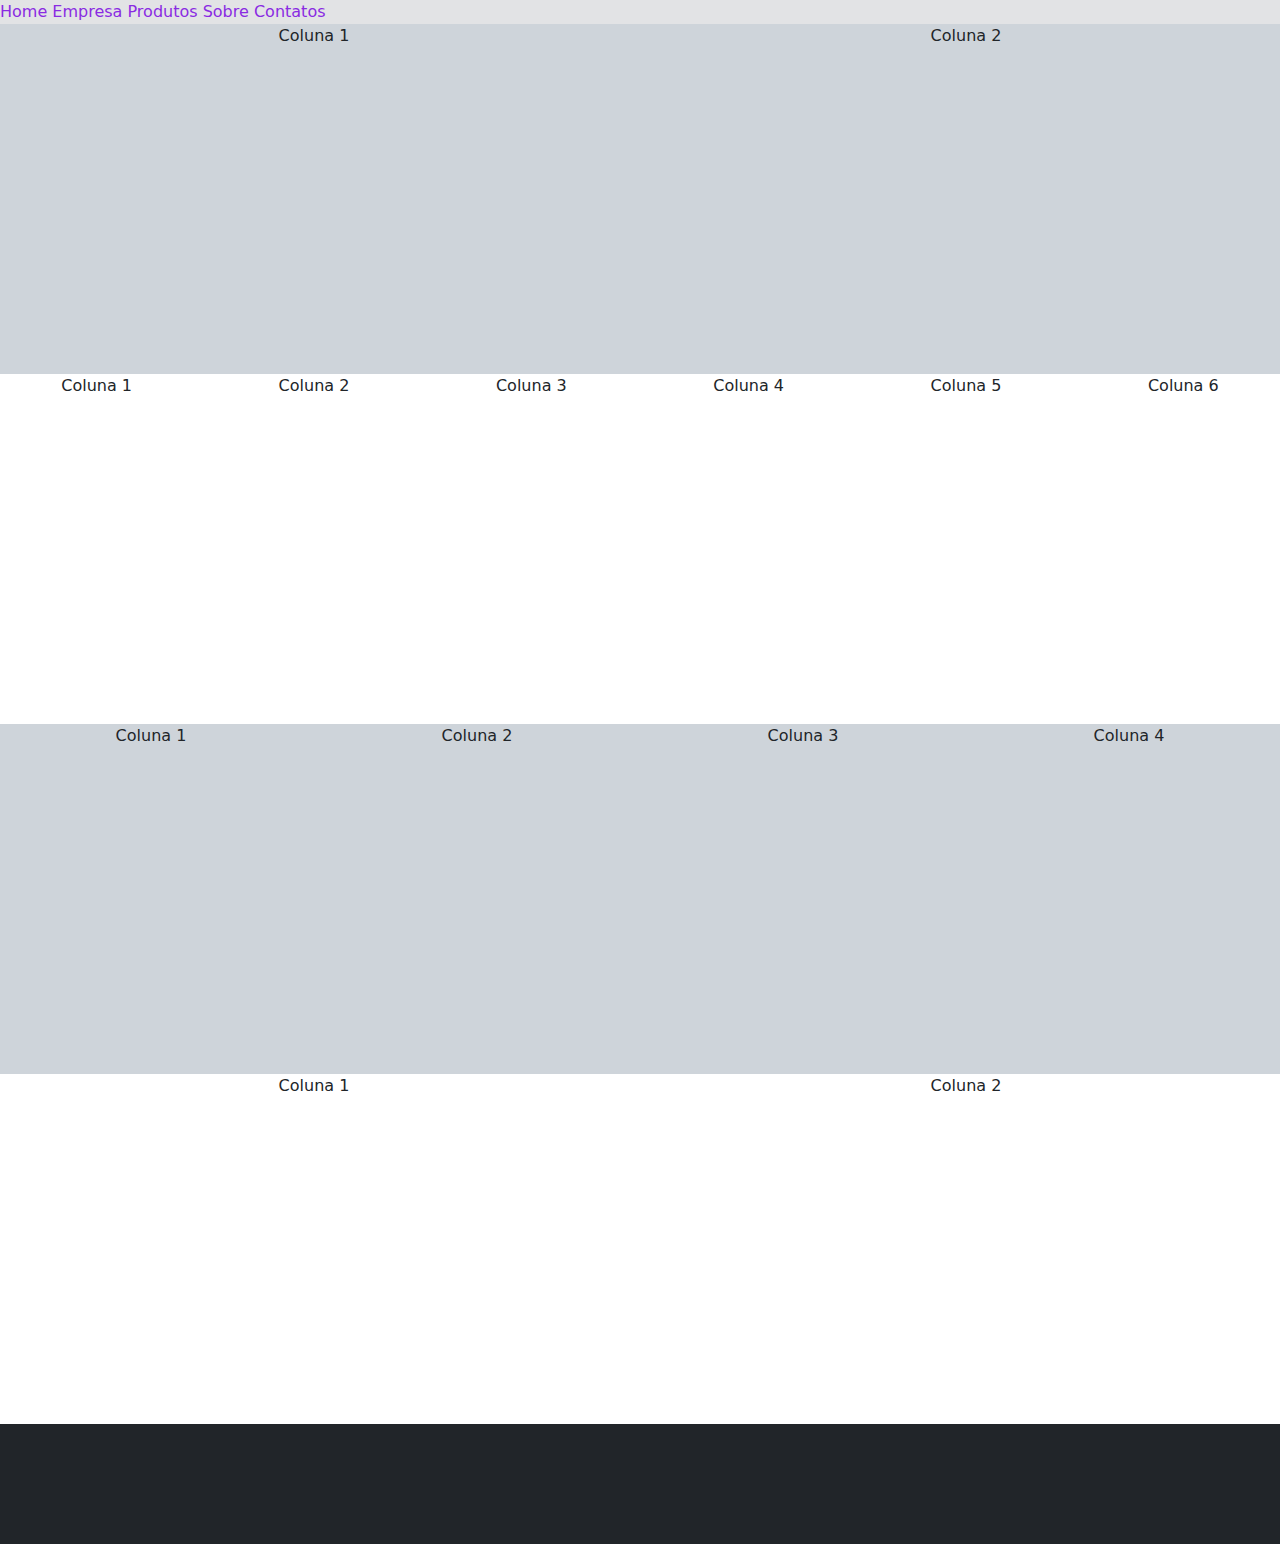
<file: index.html>
<!DOCTYPE html>
<html lang="pt-br">
<head>
    <meta charset="UTF-8">
    <meta name="viewport" content="width=device-width, initial-scale=1.0">
    <title>Aula 03 - BootStrap</title>
    <link href="https://cdn.jsdelivr.net/npm/bootstrap@5.3.3/dist/css/bootstrap.min.css" rel="stylesheet">
    <link rel="stylesheet" href="Aula 3/style.css">
</head>
<body>
    <div class="container-fluid p-0">
        <nav class="menu-sup bg-secondary-subtle">
            <a href="#">Home</a>
            <a href="#">Empresa</a>
            <a href="#">Produtos</a>
            <a href="#">Sobre</a>
            <a href="#">Contatos</a>
        </nav>
        
        <section id="empresa" class="bg-dark-subtle">
            <div class="row">
                <div class="col-sm-6 text-center">Coluna 1</div>
                <div class="col-sm-6 text-center">Coluna 2</div>
            </div>
        </section>

        <section id="produtos">
            <div class="row">
                <div class="col-sm-2 text-center">Coluna 1</div>
                <div class="col-sm-2 text-center">Coluna 2</div>
                <div class="col-sm-2 text-center">Coluna 3</div>
                <div class="col-sm-2 text-center">Coluna 4</div>
                <div class="col-sm-2 text-center">Coluna 5</div>
                <div class="col-sm-2 text-center">Coluna 6</div>
            </div>
        </section>
        
        <section id="sobre" class="bg-dark-subtle">
            <div class="row">
                <div class="col-sm-3 text-center">Coluna 1</div>
                <div class="col-sm-3 text-center">Coluna 2</div>
                <div class="col-sm-3 text-center">Coluna 3</div>
                <div class="col-sm-3 text-center">Coluna 4</div>
            </div>
        </section>
        
        <section id="contatos">
            <div class="row">
                <div class="col-sm-6 text-center">Coluna 1</div>
                <div class="col-sm-6 text-center">Coluna 2</div>
            </div>
        </section>
        
        <footer class="bg-dark p-5 text-center">Aula 3 - Bootstrap - UniRitter</footer>

    </div>
</body>
</html>
</file>
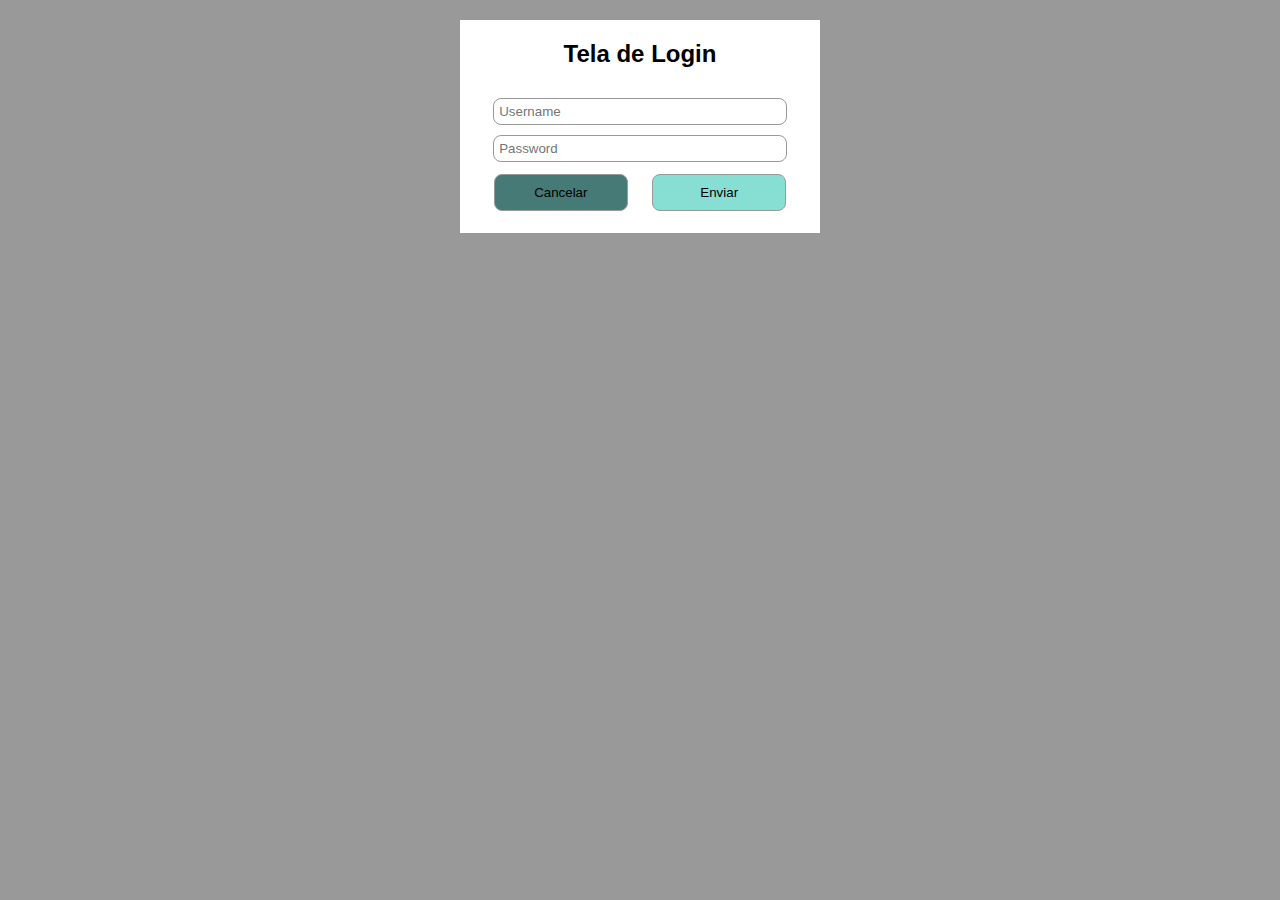
<file: Aula 1/index.html>
<!DOCTYPE html>
<html lang="pt-br">
<head>
    <meta charset="UTF-8">
    <meta name="viewport" content="width=device-width, initial-scale=1.0">
    <title>Aulas de Usabilidade</title>
    <link rel="stylesheet" href="estilo.css">
</head>
<body>
    <div class="container">
        <div class="top">Tela de Login</div>
        <form action="">
            <div class="content">
                <input type="text" name="username" id="username" placeholder="Username">
                <input type="password" name="password" id="password" placeholder="Password">
            </div>
            <div class="buttons">

                <input type="reset" class="button reset" value="Cancelar">
                <input type="submit" class="button submit" value="Enviar">

            </div> 
        </form>
    </div>
</body>
</html>
</file>
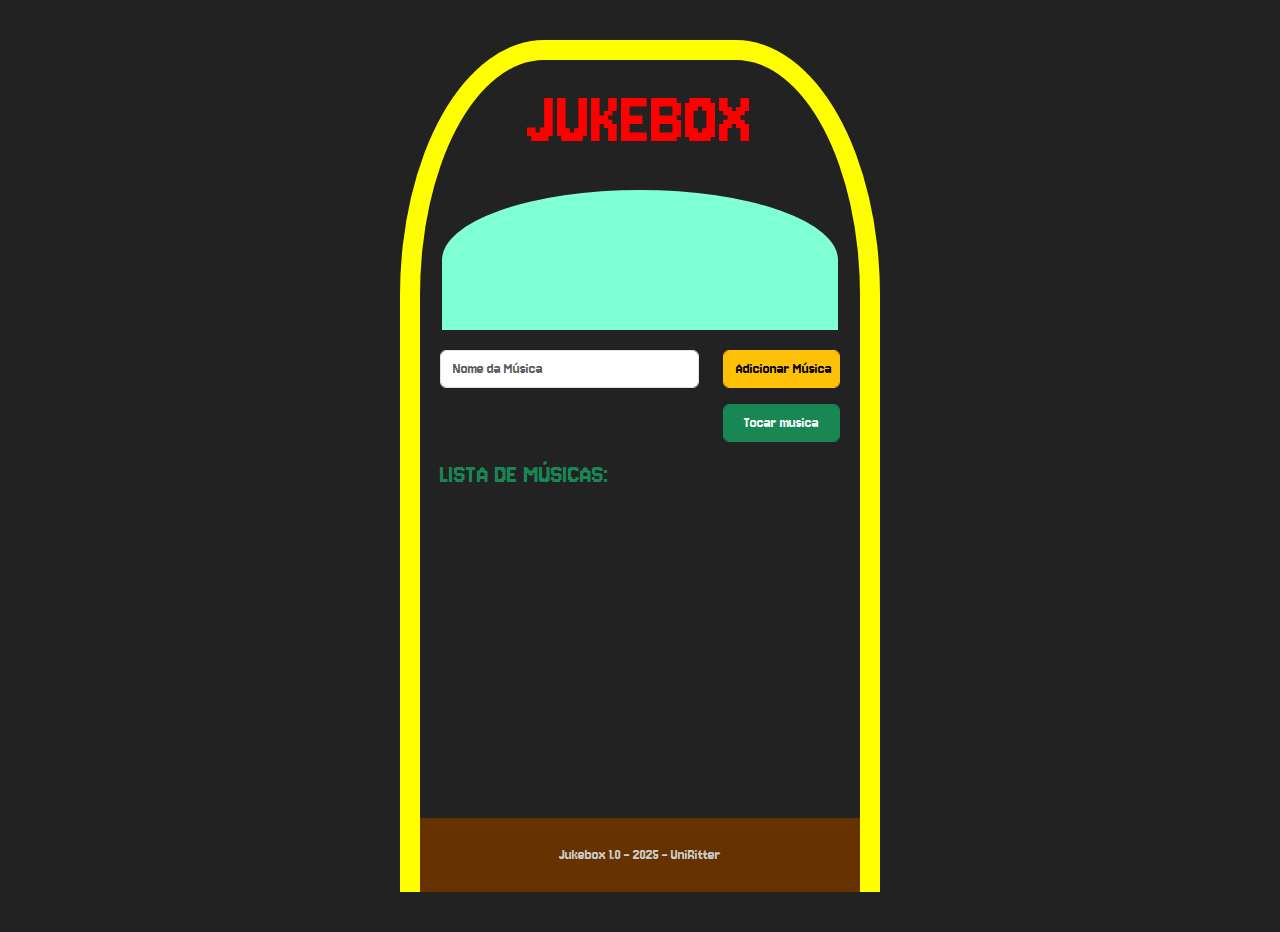
<file: Aula 13/index.html>
<!DOCTYPE html>
<html lang="en">
<head>
    <meta charset="UTF-8">
    <meta name="viewport" content="width=device-width, initial-scale=1.0">
    <link rel="stylesheet" href="style.css">
    <title>Document</title>
</head>
<body>
    <div class="jukebox">
        <header class="header text-center">JUKEBOX</header>

        <div id="tocando" class="display">
            
        </div>

        <div class="playlist">
            <form id="formMusicas">
                <div class="row">
                    <div class="col-sm-8">
                        <input type="text" id="musica" class="form-control" placeholder="Nome da Música">
                    </div>
                    <div class="col-sm-4">
                        <input type="submit" value="Adicionar Música" class="btn btn-warning form-control">
                    </div>
                </div>
            </form>
                <div class="row">
                    <div class="col-sm-8">

                    </div>
                    <div class="col-sm-4">
                        <input type="submit" value="Tocar musica" id="tocarMusica" class="btn btn-success mt-3 form-control">
                    </div>
                </div>
            <div>
                <h3 class="text-success mt-3">LISTA DE MÚSICAS:</h3>
                <div class="lista text-warning ">
                    <ol id="listaMusicas"></ol>
                </div>
            </div>
        </div>
        <footer class="footer">Jukebox 1.0 - 2025 - UniRitter</footer>
    </div>
    <script src="script.js"></script>
</body>
</html>
</file>
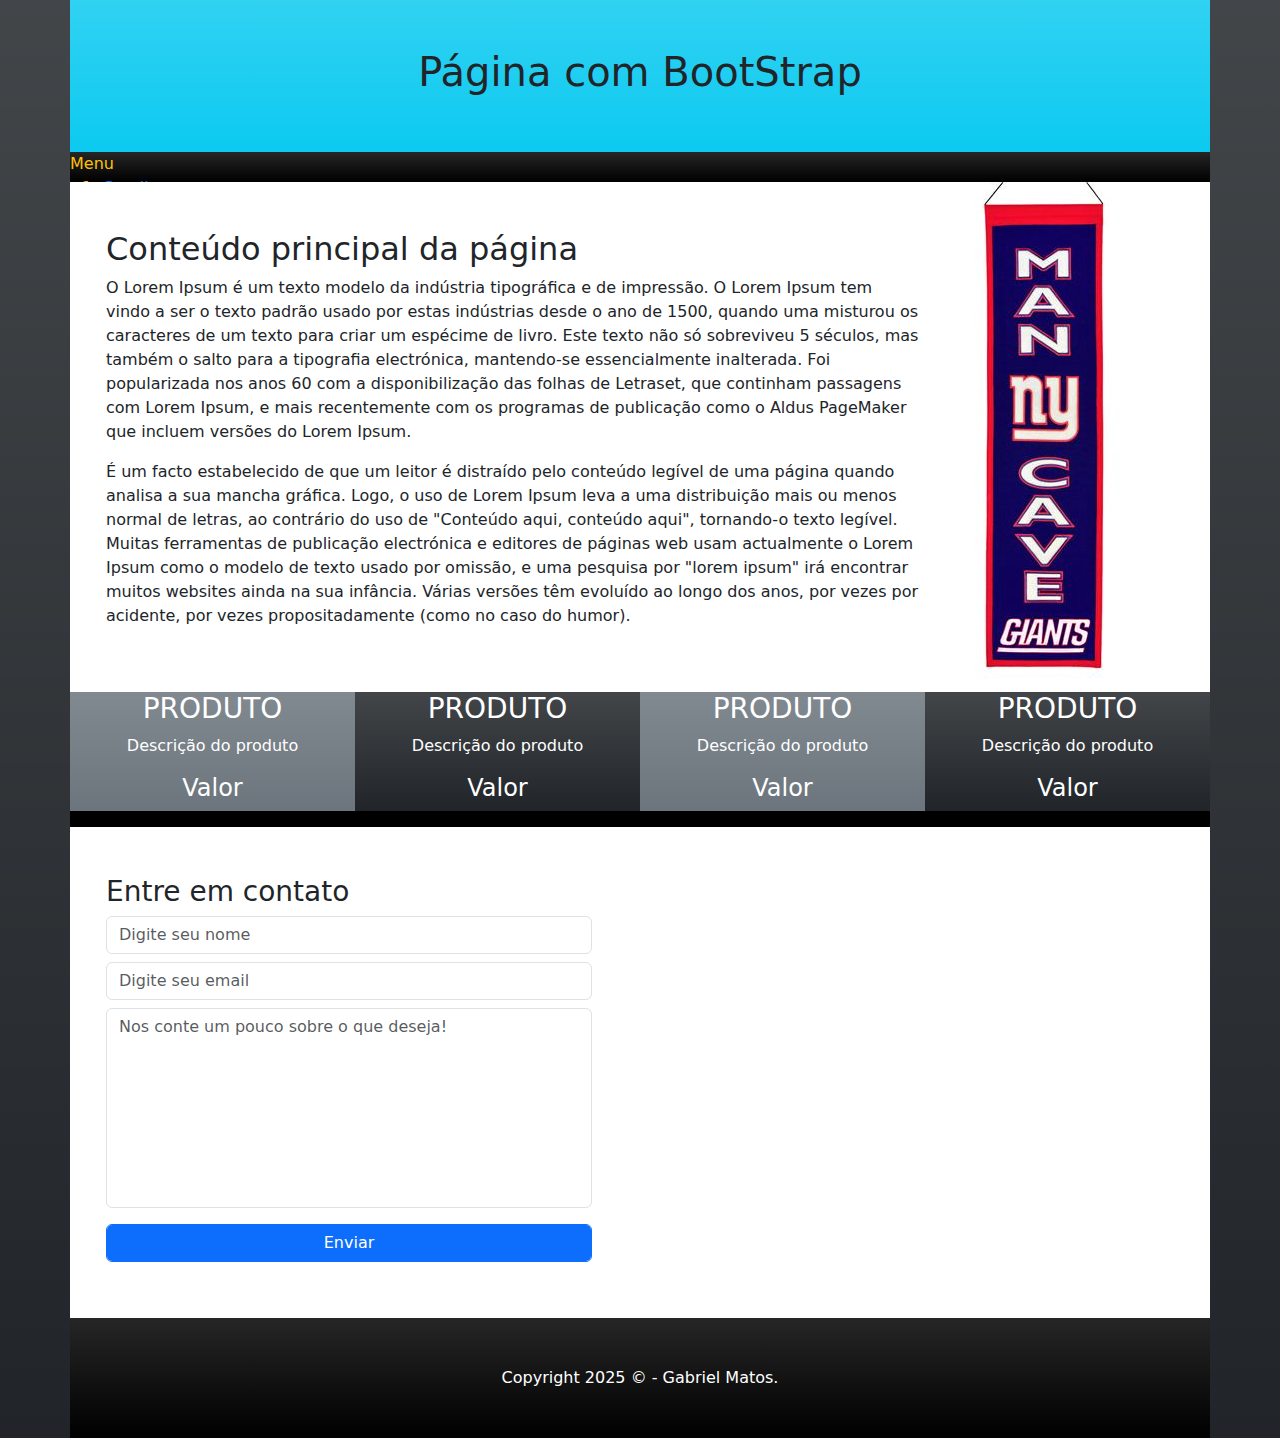
<file: Aula 2/index.html>
<!DOCTYPE html>
<html lang="en">
<head>
    <meta charset="UTF-8">
    <meta name="viewport" content="width=device-width, initial-scale=1.0">
    <title>Segunda aula - BootStrap</title>
    <link href="https://cdn.jsdelivr.net/npm/bootstrap@5.3.3/dist/css/bootstrap.min.css" rel="stylesheet">
    <link rel="stylesheet" href="estilos.css">
</head>
<body class="bg-dark bg-gradient">
    <div class="container bg-white p-0">
        <header class="bg-info bg-gradient p-5 text-center">
            <h1>Página com BootStrap</h1>
        </header>
        <nav class="bg-black bg-gradient text-warning text-center" class="flex-container">
            <div class="menu-lateral">
                Menu
                <ol class="itens-menu">
                    <li><a class="gmail" href="https://gmail.com.br" target="blank">Gmail</a></li>
                    <li>Drive</li>
                    <li>Planilhas</li>
                    <li>Agenda</li>
                </ol>
            </div>
        </nav>
        <section class="row">
            <article class="col-sm-9 py-5 ps-5">
                <h2>Conteúdo principal da página</h2>
                <p>O Lorem Ipsum é um texto modelo da indústria tipográfica e de impressão. O Lorem Ipsum tem vindo a ser o texto padrão usado por estas indústrias desde o ano de 1500, quando uma misturou os caracteres de um texto para criar um espécime de livro. Este texto não só sobreviveu 5 séculos, mas também o salto para a tipografia electrónica, mantendo-se essencialmente inalterada. Foi popularizada nos anos 60 com a disponibilização das folhas de Letraset, que continham passagens com Lorem Ipsum, e mais recentemente com os programas de publicação como o Aldus PageMaker que incluem versões do Lorem Ipsum.</p>

                <p>É um facto estabelecido de que um leitor é distraído pelo conteúdo legível de uma página quando analisa a sua mancha gráfica. Logo, o uso de Lorem Ipsum leva a uma distribuição mais ou menos normal de letras, ao contrário do uso de "Conteúdo aqui, conteúdo aqui", tornando-o texto legível. Muitas ferramentas de publicação electrónica e editores de páginas web usam actualmente o Lorem Ipsum como o modelo de texto usado por omissão, e uma pesquisa por "lorem ipsum" irá encontrar muitos websites ainda na sua infância. Várias versões têm evoluído ao longo dos anos, por vezes por acidente, por vezes propositadamente (como no caso do humor).</p>
            </article>
            <aside class="col-sm">
                <img src="banner.jpg" alt="Banner">
            </aside>
        </section>
        <section id="produtos" class="row m-0 p-0">
            <!--produto1-->
            <div class="col-sm-3 bg-secondary bg-gradient text-center text-white">
                <h3>PRODUTO</h3>
                <p>Descrição do produto</p>
                <h4>Valor</h4>
            </div>
            <!--produto2-->
            <div class="col-sm-3 bg-dark bg-gradient text-center text-white">
                <h3>PRODUTO</h3>
                <p>Descrição do produto</p>
                <h4>Valor</h4>
            </div>
            <!--produto3-->
            <div class="col-sm-3 bg-secondary bg-gradient text-center text-white">
                <h3>PRODUTO</h3>
                <p>Descrição do produto</p>
                <h4>Valor</h4>
            </div>
            <!--produto4-->
            <div class="col-sm-3 bg-dark bg-gradient text-center text-white">
                <h3>PRODUTO</h3>
                <p>Descrição do produto</p>
                <h4>Valor</h4>
            </div>
        </section>

        <section class="p-2 bg-black">

        </section>

        <section class="row">
            <div class="col-sm-6 p-5">
                <h3>Entre em contato</h3>
                <form action="">
                    <input type="text" name="Nome" id="Nome" class="form-control my-2" placeholder="Digite seu nome">
                    <input type="email" name="Email" id="Email" class="form-control my-2" placeholder="Digite seu email">
                    <textarea name="Assunto" id="Assunto" placeholder="Nos conte um pouco sobre o que deseja!" class="form-control my-2"></textarea>
                    <input type="submit" value="Enviar" class="form-control my-2 btn btn-primary">

                </form>

            </div>
            <div class="col-sm-6">
                <iframe src="https://www.google.com/maps/embed?pb=!1m18!1m12!1m3!1d3452.5012728949528!2d-51.22224772547005!3d-30.07982703291624!2m3!1f0!2f0!3f0!3m2!1i1024!2i768!4f13.1!3m3!1m2!1s0x95198280e407c2b3%3A0x6de74d911b011b86!2sUniRitter%20-%20Campus%20Zona%20Sul!5e0!3m2!1spt-BR!2sbr!4v1740785472425!5m2!1spt-BR!2sbr" width="100%" height="100%" style="border:0;" allowfullscreen="" loading="lazy" referrerpolicy="no-referrer-when-downgrade"></iframe>
            </div>
        </section>
        <footer class="bg-black bg-gradient p-5 text-center text-white">
            Copyright 2025 &copy; - Gabriel Matos.
        </footer>

    </div>
</body>
</html>
</file>
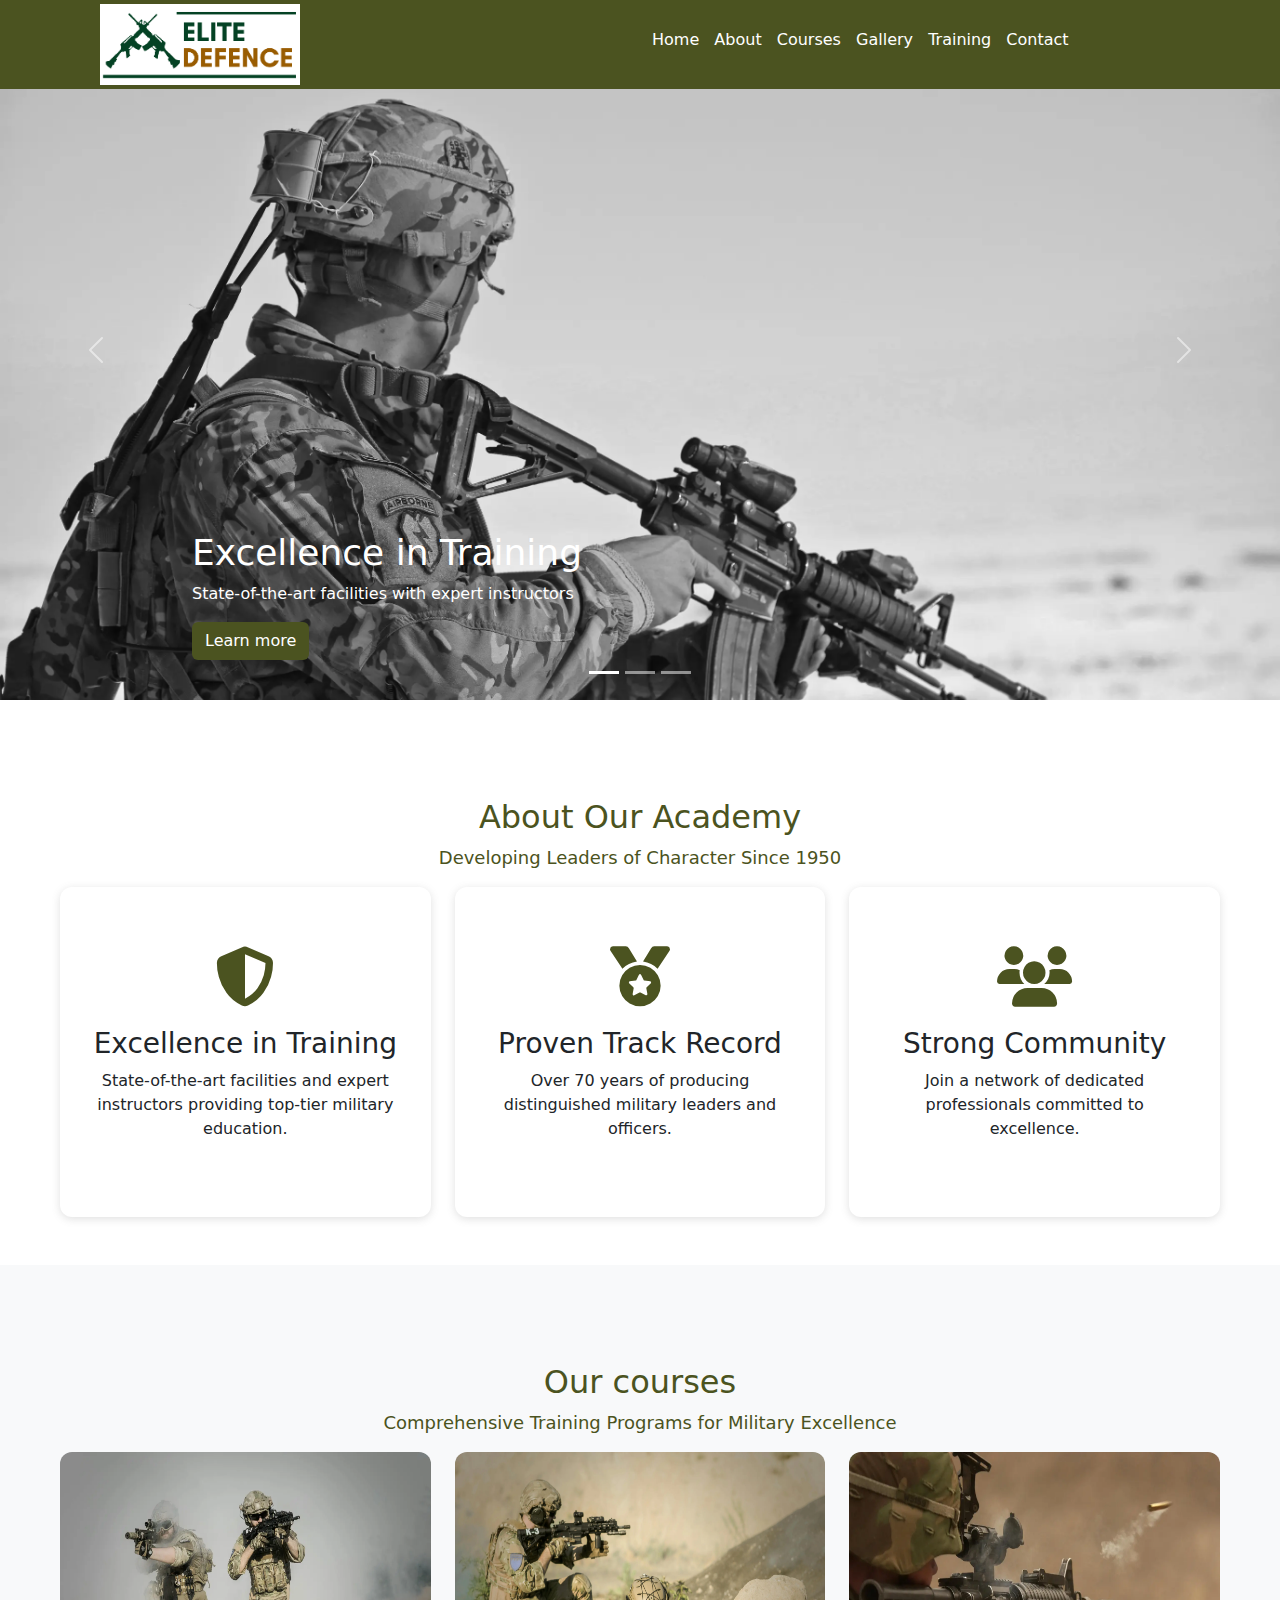
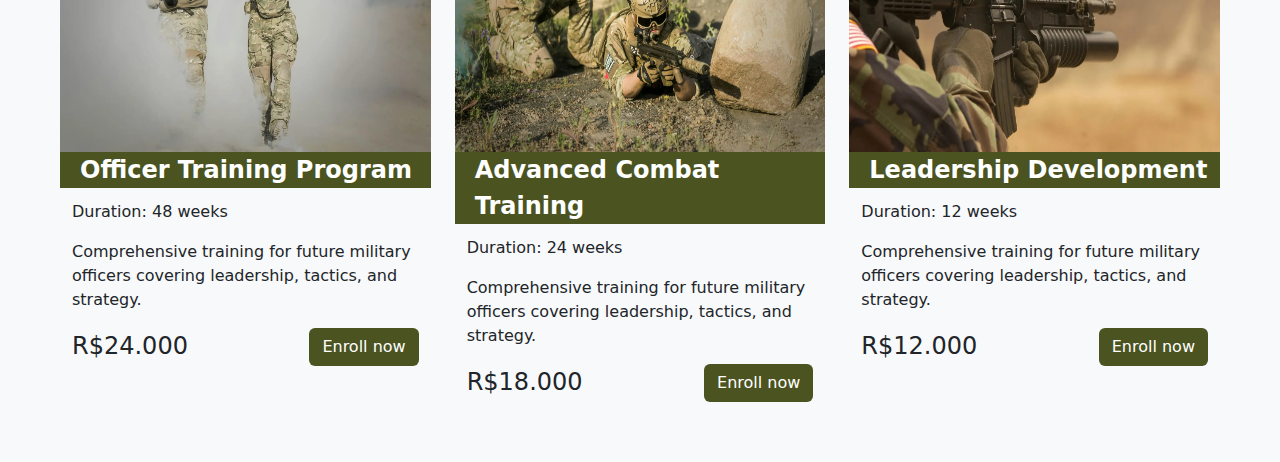
<file: Aula 5/index.html>
<!DOCTYPE html>
<html lang="pt-br">
<head>
    <meta charset="UTF-8">
    <meta name="viewport" content="width=device-width, initial-scale=1.0">
    <link href="https://cdn.jsdelivr.net/npm/bootstrap@5.3.3/dist/css/bootstrap.min.css" rel="stylesheet" integrity="sha384-QWTKZyjpPEjISv5WaRU9OFeRpok6YctnYmDr5pNlyT2bRjXh0JMhjY6hW+ALEwIH" crossorigin="anonymous">
    <link rel="stylesheet" href="https://cdnjs.cloudflare.com/ajax/libs/font-awesome/6.7.2/css/all.min.css" integrity="sha512-Evv84Mr4kqVGRNSgIGL/F/aIDqQb7xQ2vcrdIwxfjThSH8CSR7PBEakCr51Ck+w+/U6swU2Im1vVX0SVk9ABhg==" crossorigin="anonymous" referrerpolicy="no-referrer" />
    <link rel="stylesheet" href="./CSS/style.css">
    <title>Defesa Militar</title>
</head>
<body> 
    <div class="container-fluid p-0">
        <header class="topo row py-1 fixed-top">
            <div class="col-sm-6 logo"><img src="./IMG/logo.png" alt="Logo Elite defense"></div>
            <nav class="col-sm-6 pt-4">
                <a href="#carouselExampleCaptions">Home</a>
                <a href="#about">About</a>
                <a href="#courses">Courses</a>
                <a href="#gallery">Gallery</a>
                <a href="#training">Training</a>
                <a href="#contact">Contact</a>
            </nav>
        </header>
        <div id="carouselExampleCaptions" class="carousel slide">
            <div class="carousel-indicators">
              <button type="button" data-bs-target="#carouselExampleCaptions" data-bs-slide-to="0" class="active" aria-current="true" aria-label="Slide 1"></button>
              <button type="button" data-bs-target="#carouselExampleCaptions" data-bs-slide-to="1" aria-label="Slide 2"></button>
              <button type="button" data-bs-target="#carouselExampleCaptions" data-bs-slide-to="2" aria-label="Slide 3"></button>
            </div>
            <div class="carousel-inner">
              <div class="carousel-item active">
                <img src="./IMG/mt2.webp" class="d-block w-100" alt="img1">
                <div class="carousel-caption d-none d-md-block">
                  <h2>Excellence in Training</h2>
                  <p>State-of-the-art facilities with expert instructors</p>
                  <button class="btn more">Learn more</button>
                </div>
              </div>
              <div class="carousel-item">
                <img src="IMG/mt3.webp" class="d-block w-100" alt="img2">
                <div class="carousel-caption d-none d-md-block">
                  <h2>Leadership Development</h2>
                  <p>Building character and competence in future leaders</p>
                  <button class="btn more">Learn more</button>
                </div>
              </div>
              <div class="carousel-item">
                <img src="IMG/mt4.webp" class="d-block w-100" alt="img3">
                <div class="carousel-caption d-none d-md-block">
                  <h2>Elite Defence</h2>
                  <p>Training Tomorrow's Leaders Today</p>
                  <button class="btn more">Learn more</button>
                </div>
              </div>
            </div>
            <button class="carousel-control-prev" type="button" data-bs-target="#carouselExampleCaptions" data-bs-slide="prev">
              <span class="carousel-control-prev-icon" aria-hidden="true"></span>
              <span class="visually-hidden">Previous</span>
            </button>
            <button class="carousel-control-next" type="button" data-bs-target="#carouselExampleCaptions" data-bs-slide="next">
              <span class="carousel-control-next-icon" aria-hidden="true"></span>
              <span class="visually-hidden">Next</span>
            </button>
          </div>

          <section id="about" class="about text-center p-5">
            <h2 class="sub">About Our Academy</h2>
            <p class="comment">Developing Leaders of Character Since 1950</p>
            <div class="blocos row">
                <div class="col-sm-4">
                    <div class="bloco">
                        <i class="fa-solid fa-shield-halved icon"></i>
                        <h3>Excellence in Training</h3>
                        <p>State-of-the-art facilities and expert instructors providing top-tier military education.</p>
                    </div>
                </div>
                <div class="col-sm-4">
                    <div class="bloco">
                        <i class="fa-solid fa-medal icon"></i>
                        <h3>Proven Track Record</h3>
                        <p>Over 70 years of producing distinguished military leaders and officers.</p>
                    </div>
                </div>
                <div class="col-sm-4">
                    <div class="bloco">
                        <i class="fa-solid fa-users icon"></i>
                        <h3>Strong Community</h3>
                        <p>Join a network of dedicated professionals committed to excellence.</p>
                    </div>
                </div>
            </div>
          </section>

          <section id="courses" class="courses text-center p-5 ">
            <h2 class="sub">Our courses</h2>
            <p class="comment">Comprehensive Training Programs for Military Excellence</p>
            <div class="blocos row">
                <div class="col-sm-4">
                    <div class="bloco2">
                        <div class="top">
                            <img src="IMG/mt4.webp" alt="img4">
                        </div>
                        <div class="meio">Officer Training Program</div>
                        <div class="legenda">
                            <p>Duration: 48 weeks</p>
                            <p>Comprehensive training for future military officers covering leadership, tactics, and strategy.</p>
                        <div class="row mt-2">
                            <div class="col-sm-6 price">
                                R$24.000
                            </div>
                            <div class="col-sm-6 enroll text-end">
                                <button class="btn more">Enroll now</button>
                            </div>
                        </div>
                        </div>
                    </div>
                </div>
                <div class="col-sm-4">
                    <div class="bloco2">
                        <div class="top">
                            <img src="IMG/mt5.webp" alt="img5">
                        </div>
                        <div class="meio">Advanced Combat Training</div>
                        <div class="legenda">
                            <p>Duration: 24 weeks</p>
                            <p>Comprehensive training for future military officers covering leadership, tactics, and strategy.</p>
                        <div class="row mt-2">
                            <div class="col-sm-6 price">
                                R$18.000
                            </div>
                            <div class="col-sm-6 enroll text-end">
                                <button class="btn more">Enroll now</button>
                            </div>
                        </div>
                        </div>
                    </div>
                </div>
                <div class="col-sm-4">
                    <div class="bloco2">
                        <div class="top">
                            <img src="IMG/mt3.webp" alt="img3">
                        </div>
                        <div class="meio">Leadership Development</div>
                        <div class="legenda">
                            <p>Duration: 12 weeks</p>
                            <p>Comprehensive training for future military officers covering leadership, tactics, and strategy.</p>
                        <div class="row mt-2">
                            <div class="col-sm-6 price">
                                R$12.000
                            </div>
                            <div class="col-sm-6 enroll text-end">
                                <button class="btn more">Enroll now</button>
                            </div>
                        </div>
                    </div>
                </div>
            </section>
    </div>
    <script src="https://cdn.jsdelivr.net/npm/bootstrap@5.3.3/dist/js/bootstrap.bundle.min.js" integrity="sha384-YvpcrYf0tY3lHB60NNkmXc5s9fDVZLESaAA55NDzOxhy9GkcIdslK1eN7N6jIeHz" crossorigin="anonymous"></script>
</body>
</html>
</file>
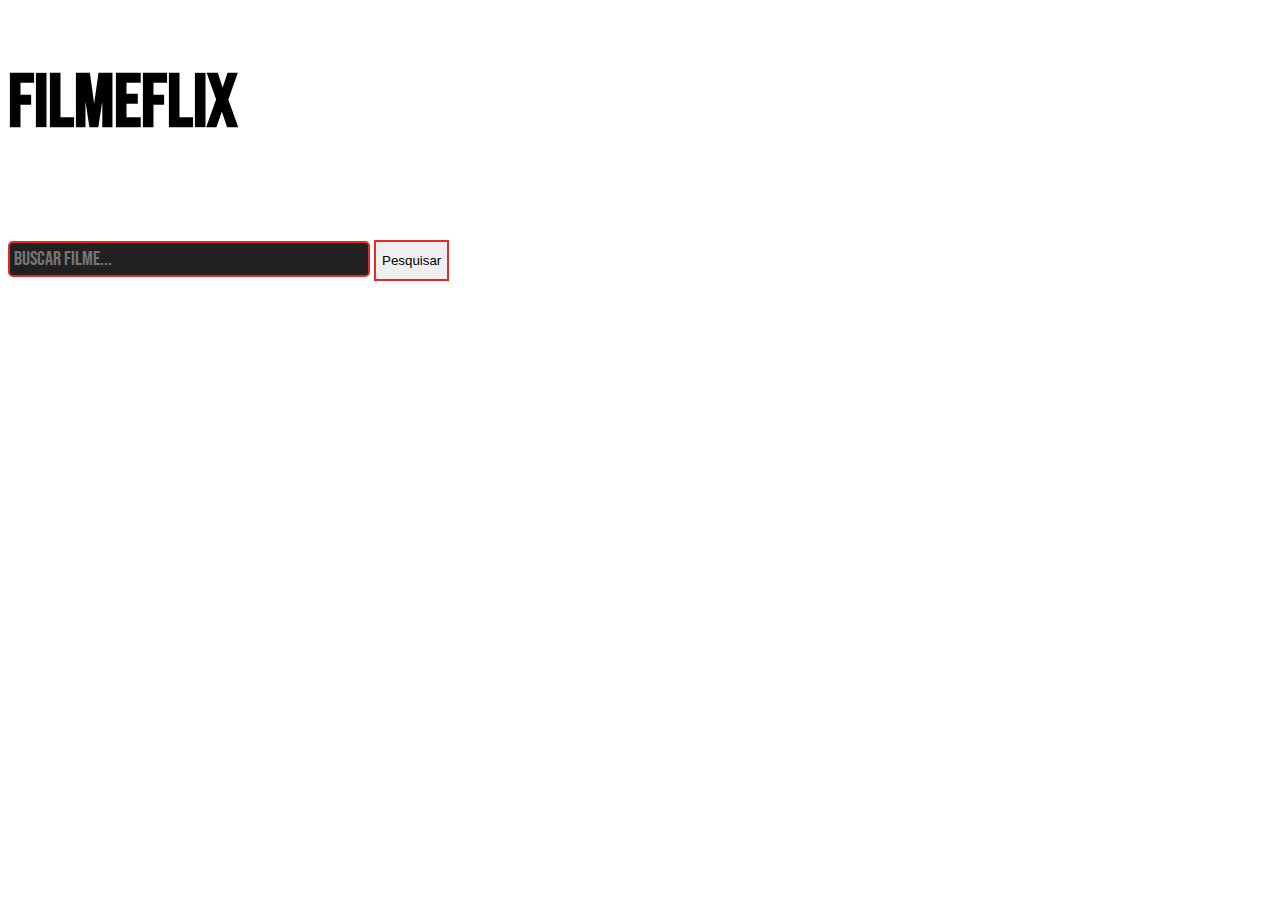
<file: Aula 7/FilmeFlix/index.html>
<!DOCTYPE html>
<html lang="pt-BR">
<head>
    <meta charset="UTF-8">
    <meta name="viewport" content="width=device-width, initial-scale=1.0">
    <title>FilmeFlix</title>
    <link href="https://cdn.jsdelivr.net/npm/bootstrap@5.3.5/dist/css/bootstrap.min.css" rel="stylesheet" integrity="sha384-SgOJa3DmI69IUzQ2PVdRZhwQ+dy64/BUtbMJw1MZ8t5HZApcHrRKUc4W0kG879m7" crossorigin="anonymous">
    <link rel="stylesheet" href="style.css">

</head>
<body class="bg-dark">
    <header>
        <div class="row">
            <div class="col-sm-4">
                <h1 class="p-3 text-danger">FilmeFlix</h1>
            </div>
            <div class="col-sm-8 pesquisa">
                <div id="main">
                    <form id="form">
                        <input type="text" id="search" class="search" placeholder="Buscar filme...">
                        <button type="submit" class="btn btn-lg text-danger pesquisar">Pesquisar</button>
                    </form>   
                </div>
            </div>

        </div>
    </header>
    <div class="container-fluid">
        <div id="main">
            <div id="results" class="results"></div>
        </div>
    </div>

    <script src="script.js"></script>
</body>
</html>
</file>
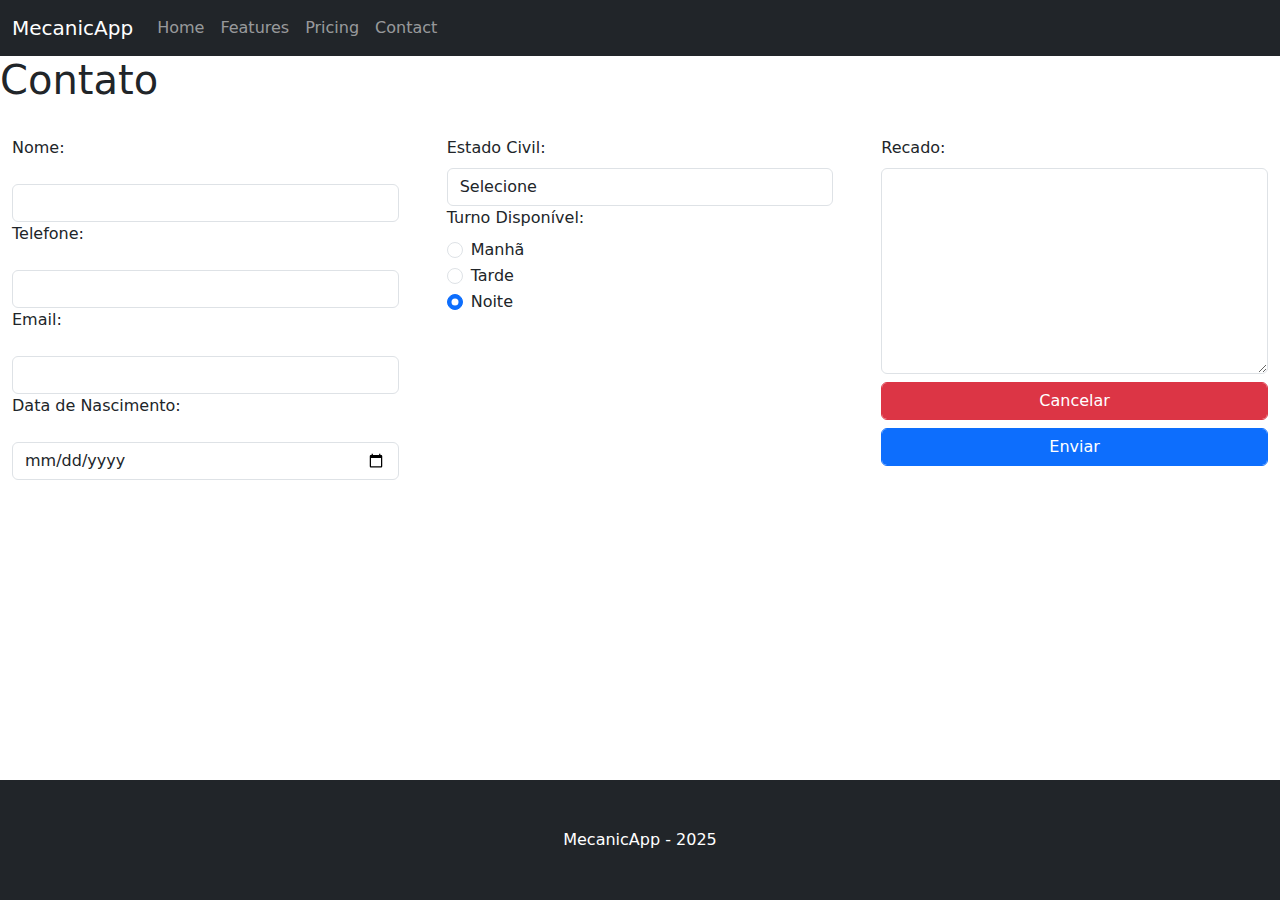
<file: Aula 4/contact.html>
<!DOCTYPE html>
<html lang="en">
<head>
    <meta charset="UTF-8">
    <meta name="viewport" content="width=device-width, initial-scale=1.0">
    <link rel="stylesheet" href="style.css">
    <link href="https://cdn.jsdelivr.net/npm/bootstrap@5.3.3/dist/css/bootstrap.min.css" rel="stylesheet" integrity="sha384-QWTKZyjpPEjISv5WaRU9OFeRpok6YctnYmDr5pNlyT2bRjXh0JMhjY6hW+ALEwIH" crossorigin="anonymous">
    <title>Aula 4</title>
</head>
<body>
    <div class="container-fluid p-0">
        <nav class="navbar navbar-expand-lg bg-dark sticky-top" data-bs-theme="dark">
            <div class="container-fluid">
              <a class="navbar-brand" href="#">MecanicApp</a>
              <button class="navbar-toggler" type="button" data-bs-toggle="collapse" data-bs-target="#navbarNavAltMarkup" aria-controls="navbarNavAltMarkup" aria-expanded="false" aria-label="Toggle navigation">
                <span class="navbar-toggler-icon"></span>
              </button>
              <div class="collapse navbar-collapse" id="navbarNavAltMarkup">
                <div class="navbar-nav">
                  <a class="nav-link" href="index.html">Home</a>
                  <a class="nav-link" href="features.html">Features</a>
                  <a class="nav-link" href="preco.html">Pricing</a>
                  <a class="nav-link" href="contact.html">Contact</a>
                </div>
              </div>
            </div>
        </nav>
            <section class="contact">
                <h1>Contato</h1>
                <form action="" >
                  <div class="row">
                    <div class="col-sm-4 p-4">
                      <label for="Nome" class="form-label">Nome:</label>
                      <input type="text" name="Nome" class="form-control mt-3" id="Nome" required>

                      <label for="telefone" class="form-label">Telefone:</label>
                      <input type="tel" name="telefone" class="form-control mt-3" id="telefone" required>

                      <label for="email" class="form-label">Email:</label>
                      <input type="email" name="email" class="form-control mt-3" id="email" required>

                      <label for="date" class="form-label">Data de Nascimento:</label>
                      <input type="date" name="date" class="form-control mt-3" id="date" required>
                    </div>

                    <div class="col-sm-4 p-4">
                      <label for="estado_civil" class="form-label">Estado Civil:</label>
                      <select name="estado_civil" class="form-control" id="estado_civil" required>
                        <option selected disabled>Selecione</option>
                        <option value="solteiro">Solteiro</option>
                        <option value="casado">Casado</option>
                        <option value="viúvo">Viúvo</option>
                        <option value="divorciado">Divorciado</option>
                        <option value="uniao_estavel">União Estável</option>
                      </select>

                      <label for="turno_disponivel" class="form-label">Turno Disponível:</label>
                      <div class="form-check">
                        <input class="form-check-input" type="radio" name="manha" id="manha" checked>
                        <label class="form-check-label" for="manha">
                          Manhã
                        </label>
                      </div>
                      <div class="form-check">
                          <input class="form-check-input" type="radio" name="manha" id="manha" checked>
                          <label class="form-check-label" for="manha">
                            Tarde
                        </label>
                      </div>
                      <div class="form-check">
                          <input class="form-check-input" type="radio" name="manha" id="manha" checked>
                          <label class="form-check-label" for="manha">
                            Noite
                          </label>
                      </div>
                    </div>

                    <div class="col-sm-4 p-4">
                      <label for="recado" class="form-label">Recado:</label>
                      <textarea rows="8" name="recado"id="recado" class="form-control" required></textarea>

                      <input type="reset" value="Cancelar" class="form-control btn mt-2 btn-danger">
                      <input type="submit" value="Enviar" class="form-control btn btn-primary mt-2">
                    </div>
                </form>
                <footer class="fixed-bottom bg-dark text-white text-center p-5">
                    MecanicApp - 2025
                </footer>
            </section>
    </div>
    <script src="https://cdn.jsdelivr.net/npm/bootstrap@5.3.3/dist/js/bootstrap.bundle.min.js" integrity="sha384-YvpcrYf0tY3lHB60NNkmXc5s9fDVZLESaAA55NDzOxhy9GkcIdslK1eN7N6jIeHz" crossorigin="anonymous"></script>

    
</body>
</html>
</file>
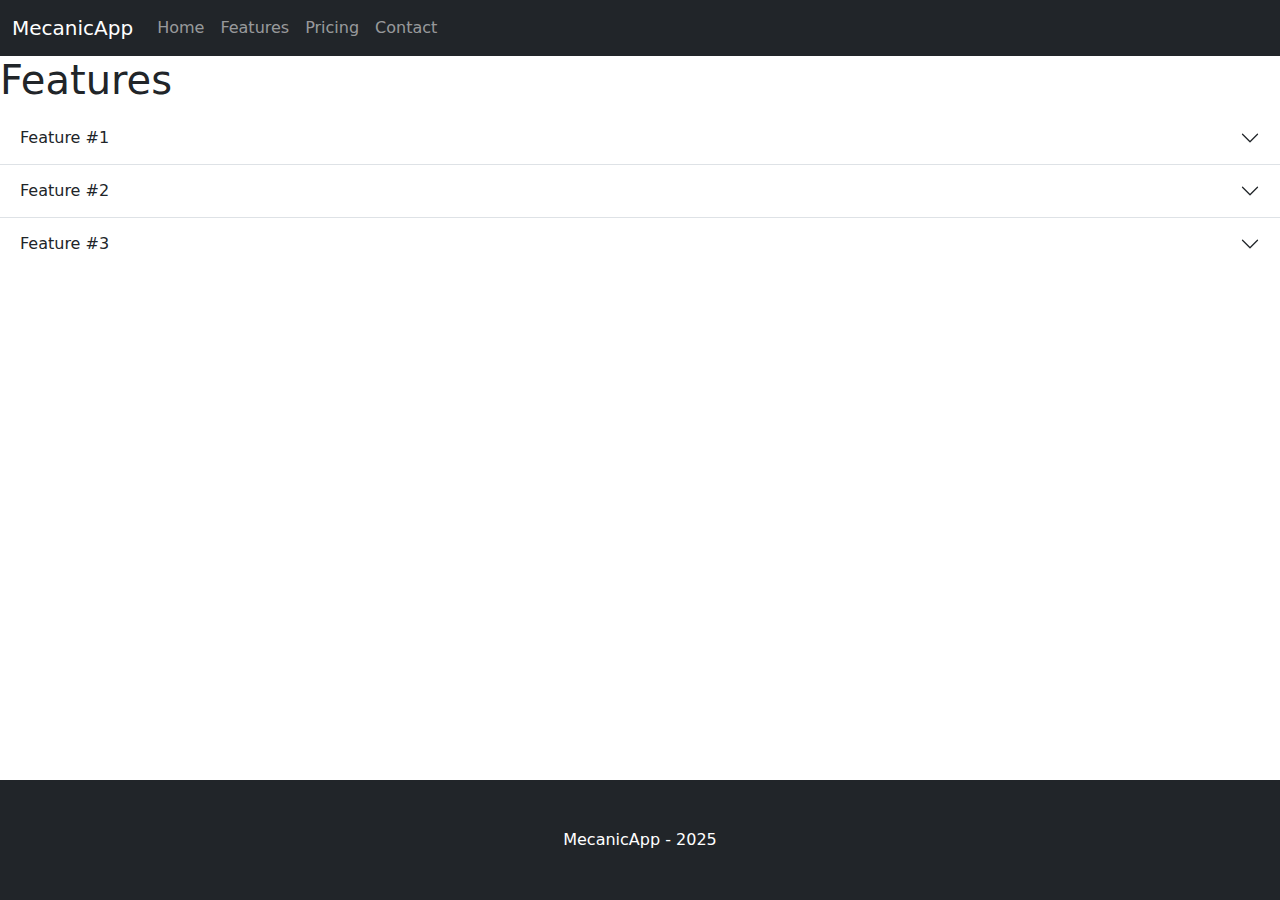
<file: Aula 4/features.html>
<!DOCTYPE html>
<html lang="en">
<head>
    <meta charset="UTF-8">
    <meta name="viewport" content="width=device-width, initial-scale=1.0">
    <link rel="stylesheet" href="style.css">
    <link href="https://cdn.jsdelivr.net/npm/bootstrap@5.3.3/dist/css/bootstrap.min.css" rel="stylesheet" integrity="sha384-QWTKZyjpPEjISv5WaRU9OFeRpok6YctnYmDr5pNlyT2bRjXh0JMhjY6hW+ALEwIH" crossorigin="anonymous">
    <title>Aula 4</title>
</head>
<body>
    <div class="container-fluid p-0">
        <nav class="navbar navbar-expand-lg bg-dark sticky-top" data-bs-theme="dark">
            <div class="container-fluid">
              <a class="navbar-brand" href="#">MecanicApp</a>
              <button class="navbar-toggler" type="button" data-bs-toggle="collapse" data-bs-target="#navbarNavAltMarkup" aria-controls="navbarNavAltMarkup" aria-expanded="false" aria-label="Toggle navigation">
                <span class="navbar-toggler-icon"></span>
              </button>
              <div class="collapse navbar-collapse" id="navbarNavAltMarkup">
                <div class="navbar-nav">
                  <a class="nav-link" href="index.html">Home</a>
                  <a class="nav-link" href="features.html">Features</a>
                  <a class="nav-link" href="preco.html">Pricing</a>
                  <a class="nav-link" href="contact.html">Contact</a>
                </div>
              </div>
            </div>
        </nav>
            <section class="features">
                <h1>Features</h1>
                <div class="accordion accordion-flush" id="accordionFlushExample">
                  <div class="accordion-item">
                    <h2 class="accordion-header">
                      <button class="accordion-button collapsed" type="button" data-bs-toggle="collapse" data-bs-target="#flush-collapseOne" aria-expanded="false" aria-controls="flush-collapseOne">
                        Feature #1
                      </button>
                    </h2>
                    <div id="flush-collapseOne" class="accordion-collapse collapse" data-bs-parent="#accordionFlushExample">
                      <div class="accordion-body">Placeholder content for this accordion, which is intended to demonstrate the <code>.accordion-flush</code> class. This is the first item's accordion body.</div>
                    </div>
                  </div>
                  <div class="accordion-item">
                    <h2 class="accordion-header">
                      <button class="accordion-button collapsed" type="button" data-bs-toggle="collapse" data-bs-target="#flush-collapseTwo" aria-expanded="false" aria-controls="flush-collapseTwo">
                        Feature #2
                      </button>
                    </h2>
                    <div id="flush-collapseTwo" class="accordion-collapse collapse" data-bs-parent="#accordionFlushExample">
                      <div class="accordion-body">Placeholder content for this accordion, which is intended to demonstrate the <code>.accordion-flush</code> class. This is the second item's accordion body. Let's imagine this being filled with some actual content.</div>
                    </div>
                  </div>
                  <div class="accordion-item">
                    <h2 class="accordion-header">
                      <button class="accordion-button collapsed" type="button" data-bs-toggle="collapse" data-bs-target="#flush-collapseThree" aria-expanded="false" aria-controls="flush-collapseThree">
                        Feature #3
                      </button>
                    </h2>
                    <div id="flush-collapseThree" class="accordion-collapse collapse" data-bs-parent="#accordionFlushExample">
                      <div class="accordion-body">Placeholder content for this accordion, which is intended to demonstrate the <code>.accordion-flush</code> class. This is the third item's accordion body. Nothing more exciting happening here in terms of content, but just filling up the space to make it look, at least at first glance, a bit more representative of how this would look in a real-world application.</div>
                    </div>
                  </div>
                </div>

                <footer class="fixed-bottom bg-dark text-white text-center p-5">
                    MecanicApp - 2025
                </footer>
            </section>
    </div>
    <script src="https://cdn.jsdelivr.net/npm/bootstrap@5.3.3/dist/js/bootstrap.bundle.min.js" integrity="sha384-YvpcrYf0tY3lHB60NNkmXc5s9fDVZLESaAA55NDzOxhy9GkcIdslK1eN7N6jIeHz" crossorigin="anonymous"></script>

    
</body>
</html>
</file>
<file: Aula 3/style.css>
.menu-sup a{
    color: blueviolet;
    text-decoration: none;
    transition: all 0.6s ease;
    padding: 2;
}

.menu-sup a:hover{
    color: rgb(212, 0, 255);
    transition: all 0.6s ease;
}

section{
    height: 350px; /*apagar depois*/
}
</file>
<file: Aula 1/estilo.css>
body{
    margin: 0;
}

.container{
    margin-top: 20px;
}

.top{
    text-align: center;
    font-size: 24px;
    font-family: sans-serif;
    font-weight: bold;
    margin-bottom: 30px;
}

.buttons{
    text-align: center;
}

.button{
    padding: 10px;
    width: 42%;
    margin: 2px 10px;
    border: solid 1px #999;
    border-radius: 8px;
    cursor: pointer;
}

.reset{
    background-color:rgb(70, 122, 118);
}

.submit{
    background-color: rgb(135, 222, 210);
}

@media screen and (min-width: 960px) {
    body{
        background-color: #999;
    }
}

.container{
    background-color: #fff;
    width: 360px;
    margin-left: auto;
    margin-right: auto;
    box-sizing: border-box;
    padding: 20px;
}

#username, #password{
    display: block;
    width: 88%;
    margin: 10px auto;
    padding: 5px;
    border: solid 1px #999;
    border-radius: 8px;
}
</file>
<file: Aula 2/estilos.css>
textarea{
    height: 200px;
    resize: none;
}



@media screen and (max-width: 960px){
    body{
        background: none !important;
    }
    aside{
        display: none;
    }


iframe{
    height: 600px;
}
}

.itens-menu{
    text-align: start;
}

.menu-lateral{
    max-height: 30px;
    overflow-y: hidden;
    flex: 100%;
    transition: all 1s ease;
    text-align: start;
}

.menu-lateral:hover{
    transition: all 1s ease;
    max-height: 1000px;
}

.flex-container{
    flex-direction: column;
}
</file>
<file: Aula 5/CSS/style.css>
body, html {
    max-width: 100%;
    overflow-x: hidden;
}

.topo{
    background-color: #4b5320;
}

.logo img{
    margin-left: 100px;
    width: 200px;
}

nav a{
    text-decoration: none;
    color: white;
    padding-right: 10px;
}

nav a:hover{
    text-decoration: underline;
    color: #b8a369;
}

.carousel-item{
    height: 700px;
}

.carousel-caption h2{
    font-size: 36px;
}

.carousel-caption{
    text-align: left;
}

.more{
    background-color: #4b5320;
    color: white;

}

.sub{
    color: #4b5320;
    margin-top: 50px;
}

.comment{
    color: #4b5320;
    font-size: 18px;
}

.blocos{
    margin: auto;
}

.bloco{
    border-radius: 12px;
    box-shadow: rgba(99, 99, 99, 0.2) 0px 2px 8px 0px;
    padding: 60px 30px;
}



.icon{
    font-size: 60px;
    color: #4b5320;
    margin-bottom: 20px;
}

.courses{
    background-color: #f8f9fa;
}

.top img{
    border-radius: 12px 12px 0 0;
    width: 100%;
    height: 300px;
}

.meio{
    color: white;
    background-color: #4b5320;
    padding-left: 20px;
    font-size: 24px;
    font-weight: bold;
    text-align: left;
}

.legenda{
    text-align: left;
    padding: 12px;
    border-radius: 0 0 12px 12px;
}
.price{
    text-align: left;
    font-size: 24px;
}
</file>
<file: Aula 7/FilmeFlix/style.css>
@import url('https://fonts.googleapis.com/css2?family=Bebas+Neue&display=swap');

body, html {
    max-width: 100%;
    overflow-x: hidden;
    
}

header h1{
    font-size: 75px;
    font-family: "Bebas Neue", sans-serif;
}

.pesquisa{
    padding-top: 40px;
}

.search{
    width: 350px;
    color: #696565;
    font-family: "Bebas Neue", sans-serif;
    background-color: rgb(34, 33, 33);
    border: solid 2px rgb(231, 40, 40);
    border-radius: 5px;
    font-size: 20px;
    padding: 4px;
}

.pesquisar{
    height: 41px;
    border: solid 2px rgb(231, 40, 40);
}

.results{
    display: flex;
    flex-flow: row wrap;
}

.movie{
    margin: 20px;
    width: 230px;
    border: solid 2px rgb(231, 40, 40);
    background-color: black;
}

.movie img{
    width: 100%;
    padding: 10px;
}

.movie .titulo{
    color: rgb(231, 40, 40);
    font-family: "Bebas Neue", sans-serif;
    text-align: center;
    font-size: 18px;
}

.movie a{
    text-decoration: none;
}

.movie .ano{
    color: rgb(231, 40, 40);
    font-family: "Bebas Neue", sans-serif;
    text-align: center;
}

.detalhes .titulo{
    color: rgb(231, 40, 40);
    font-family: "Bebas Neue", sans-serif;
    padding-left: 50px;
}

.detalhes .poster{
    padding-left: 20px;
}

.sinopse{
    color: #696565;
    font-family: "Bebas Neue", sans-serif;
}

.nota{
    color: #175815;
    font-family: "Bebas Neue", sans-serif;
}

.diretor{
    color: #696565;
    font-family: "Bebas Neue", sans-serif;
}

.botao{
    background-color: rgb(231, 40, 40);
    font-family: "Bebas Neue", sans-serif;
    align-items: center;
    justify-content: center;
}
</file>
<file: Aula 4/style.css>
body, html{
    max-width: 100%;
    overflow-x: hidden;
}

.impar{
    background-color: brown !important;
}
</file>
<file: Aula 13/style.css>
@import url("https://cdn.jsdelivr.net/npm/bootstrap@5.3.6/dist/css/bootstrap.min.css");
@import url('https://fonts.googleapis.com/css2?family=Bebas+Neue&family=Jersey+10&display=swap');

body {
    font-family: "Jersey 10", sans-serif;
    background: #222;
}

.jukebox {
    width: 480px;
    margin: 40px auto;
    border-radius: 30% 30% 0% 0%;
    border: solid 20px #ff0;
    border-bottom: none;
}

.header {
    color: #f00;
    font-size: 80px;
}

.display {
    width: 90%;
    height: 140px;
    margin: 10px auto;
    border-radius: 50% 50% 0% 0%;
    padding: 20px;
    background-color: aquamarine;
    color: rgb(0, 0, 0);
    font-size: 30px;
    text-align: center;
}

.playlist {
    
    padding: 10px 20px;
}

.lista{
    height: 300px;
    font-size: 24px;
}

.footer {
    text-align: center;
    background-color: #630;
    color: #ccc;
    padding: 25px;
}
</file>
